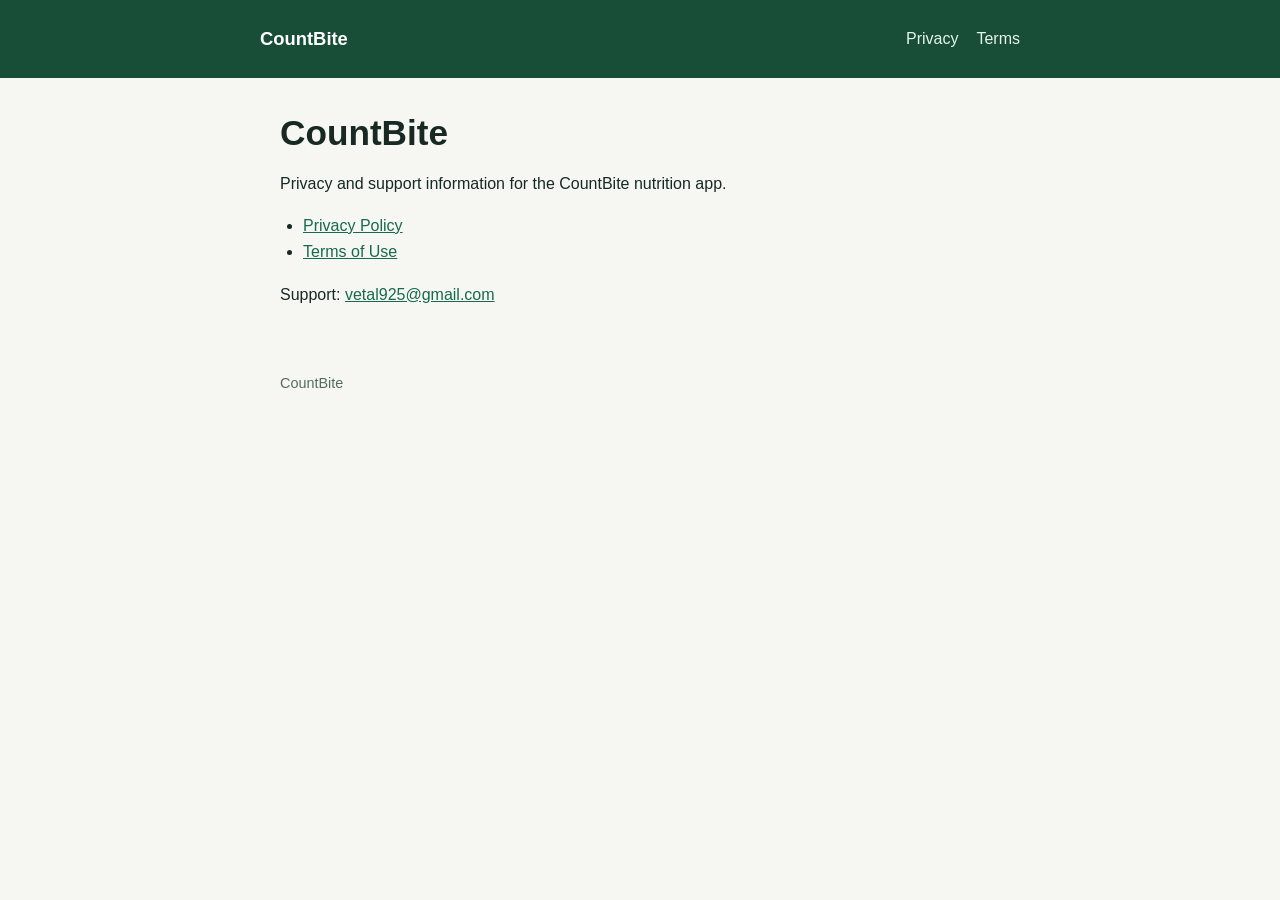
<file: index.html>
<!doctype html>
<html lang="en">
<head><meta charset="utf-8"><meta name="viewport" content="width=device-width,initial-scale=1"><title>CountBite · Legal &amp; Support</title><link rel="stylesheet" href="style.css"></head>
<body>
<header><div class="wrap"><strong>CountBite</strong><nav aria-label="Legal pages"><a href="privacy.html">Privacy</a><a href="terms.html">Terms</a></nav></div></header>
<main>
  <h1>CountBite</h1>
  <p>Privacy and support information for the CountBite nutrition app.</p>
  <ul><li><a href="privacy.html">Privacy Policy</a></li><li><a href="terms.html">Terms of Use</a></li></ul>
  <p>Support: <a href="mailto:vetal925@gmail.com">vetal925@gmail.com</a></p>
</main>
<footer>CountBite</footer>
</body></html>
</file>
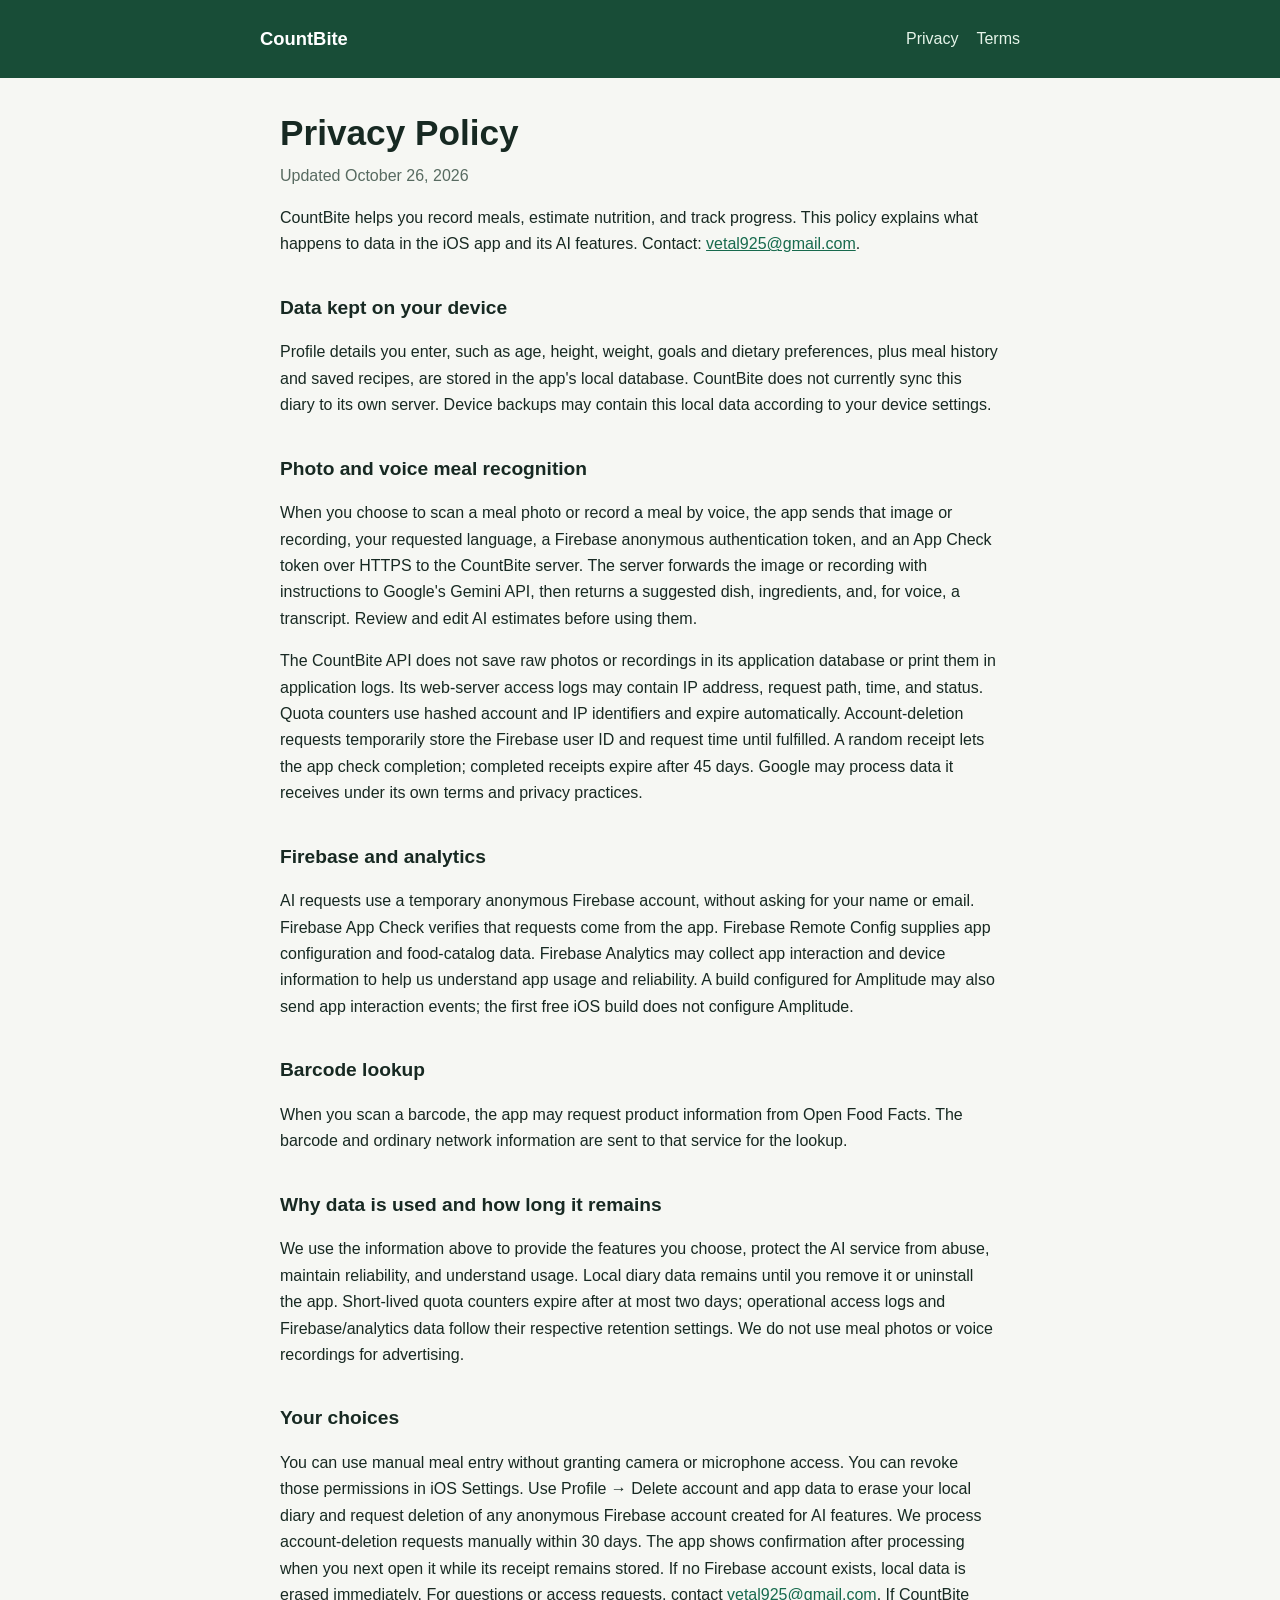
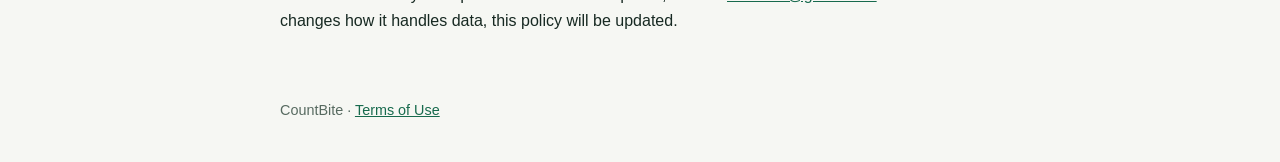
<file: privacy.html>
<!doctype html>
<html lang="en">
<head><meta charset="utf-8"><meta name="viewport" content="width=device-width,initial-scale=1"><title>Privacy Policy · CountBite</title><link rel="stylesheet" href="style.css"></head>
<body>
<header><div class="wrap"><strong>CountBite</strong><nav aria-label="Legal pages"><a href="privacy.html" aria-current="page">Privacy</a><a href="terms.html">Terms</a></nav></div></header>
<main>
  <h1>Privacy Policy</h1><p class="updated">Updated October 26, 2026</p>
  <p>CountBite helps you record meals, estimate nutrition, and track progress. This policy explains what happens to data in the iOS app and its AI features. Contact: <a href="mailto:vetal925@gmail.com">vetal925@gmail.com</a>.</p>
  <h2>Data kept on your device</h2>
  <p>Profile details you enter, such as age, height, weight, goals and dietary preferences, plus meal history and saved recipes, are stored in the app's local database. CountBite does not currently sync this diary to its own server. Device backups may contain this local data according to your device settings.</p>
  <h2>Photo and voice meal recognition</h2>
  <p>When you choose to scan a meal photo or record a meal by voice, the app sends that image or recording, your requested language, a Firebase anonymous authentication token, and an App Check token over HTTPS to the CountBite server. The server forwards the image or recording with instructions to Google's Gemini API, then returns a suggested dish, ingredients, and, for voice, a transcript. Review and edit AI estimates before using them.</p>
  <p>The CountBite API does not save raw photos or recordings in its application database or print them in application logs. Its web-server access logs may contain IP address, request path, time, and status. Quota counters use hashed account and IP identifiers and expire automatically. Account-deletion requests temporarily store the Firebase user ID and request time until fulfilled. A random receipt lets the app check completion; completed receipts expire after 45 days. Google may process data it receives under its own terms and privacy practices.</p>
  <h2>Firebase and analytics</h2>
  <p>AI requests use a temporary anonymous Firebase account, without asking for your name or email. Firebase App Check verifies that requests come from the app. Firebase Remote Config supplies app configuration and food-catalog data. Firebase Analytics may collect app interaction and device information to help us understand app usage and reliability. A build configured for Amplitude may also send app interaction events; the first free iOS build does not configure Amplitude.</p>
  <h2>Barcode lookup</h2>
  <p>When you scan a barcode, the app may request product information from Open Food Facts. The barcode and ordinary network information are sent to that service for the lookup.</p>
  <h2>Why data is used and how long it remains</h2>
  <p>We use the information above to provide the features you choose, protect the AI service from abuse, maintain reliability, and understand usage. Local diary data remains until you remove it or uninstall the app. Short-lived quota counters expire after at most two days; operational access logs and Firebase/analytics data follow their respective retention settings. We do not use meal photos or voice recordings for advertising.</p>
  <h2>Your choices</h2>
  <p>You can use manual meal entry without granting camera or microphone access. You can revoke those permissions in iOS Settings. Use Profile → Delete account and app data to erase your local diary and request deletion of any anonymous Firebase account created for AI features. We process account-deletion requests manually within 30 days. The app shows confirmation after processing when you next open it while its receipt remains stored. If no Firebase account exists, local data is erased immediately. For questions or access requests, contact <a href="mailto:vetal925@gmail.com">vetal925@gmail.com</a>. If CountBite changes how it handles data, this policy will be updated.</p>
</main>
<footer>CountBite · <a href="terms.html">Terms of Use</a></footer>
</body></html>
</file>
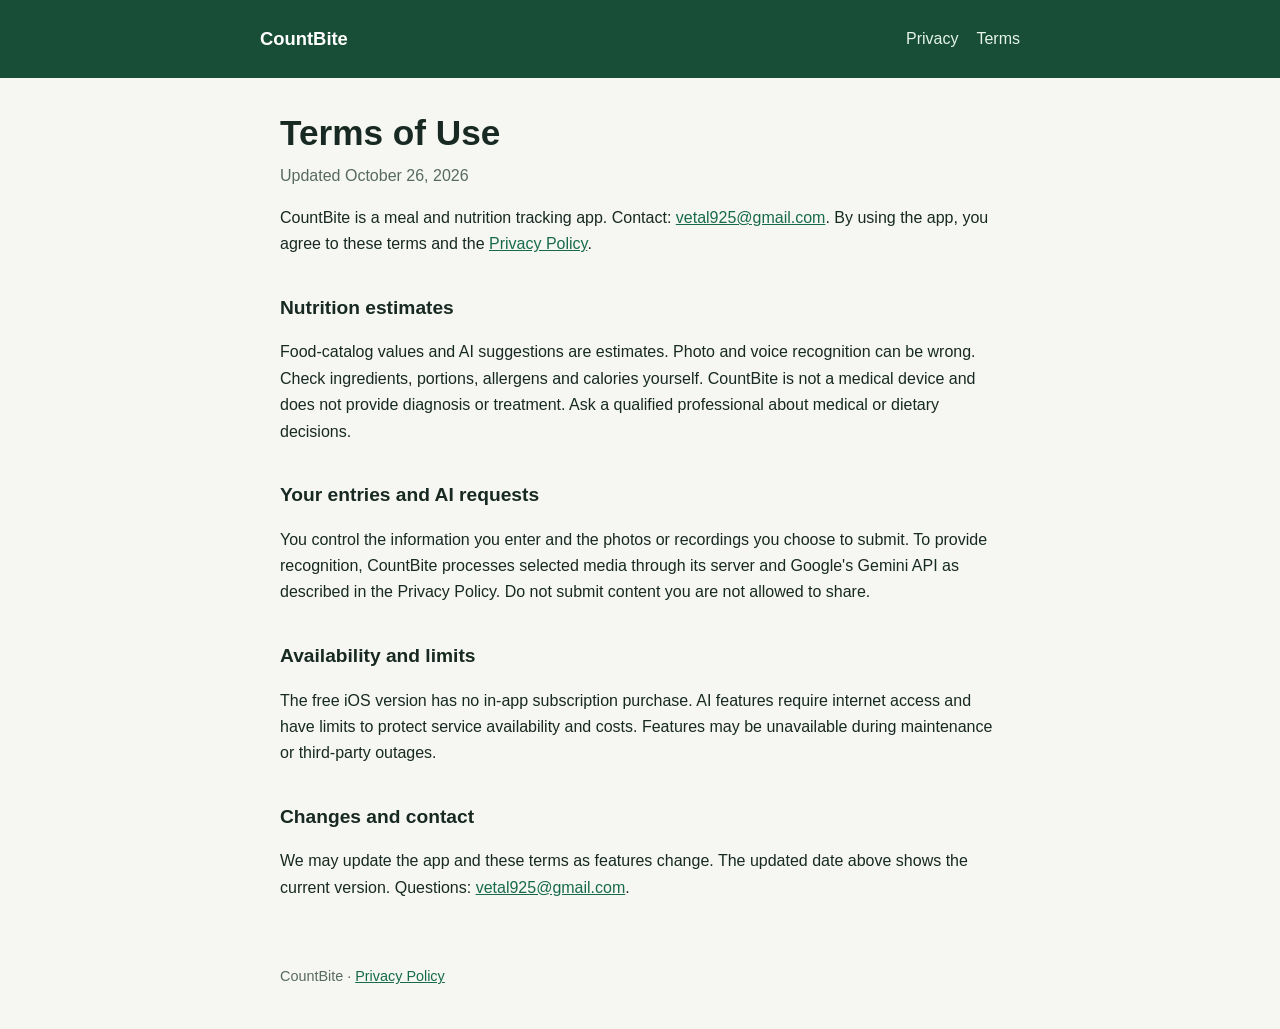
<file: terms.html>
<!doctype html>
<html lang="en">
<head><meta charset="utf-8"><meta name="viewport" content="width=device-width,initial-scale=1"><title>Terms of Use · CountBite</title><link rel="stylesheet" href="style.css"></head>
<body>
<header><div class="wrap"><strong>CountBite</strong><nav aria-label="Legal pages"><a href="privacy.html">Privacy</a><a href="terms.html" aria-current="page">Terms</a></nav></div></header>
<main>
  <h1>Terms of Use</h1><p class="updated">Updated October 26, 2026</p>
  <p>CountBite is a meal and nutrition tracking app. Contact: <a href="mailto:vetal925@gmail.com">vetal925@gmail.com</a>. By using the app, you agree to these terms and the <a href="privacy.html">Privacy Policy</a>.</p>
  <h2>Nutrition estimates</h2>
  <p>Food-catalog values and AI suggestions are estimates. Photo and voice recognition can be wrong. Check ingredients, portions, allergens and calories yourself. CountBite is not a medical device and does not provide diagnosis or treatment. Ask a qualified professional about medical or dietary decisions.</p>
  <h2>Your entries and AI requests</h2>
  <p>You control the information you enter and the photos or recordings you choose to submit. To provide recognition, CountBite processes selected media through its server and Google's Gemini API as described in the Privacy Policy. Do not submit content you are not allowed to share.</p>
  <h2>Availability and limits</h2>
  <p>The free iOS version has no in-app subscription purchase. AI features require internet access and have limits to protect service availability and costs. Features may be unavailable during maintenance or third-party outages.</p>
  <h2>Changes and contact</h2>
  <p>We may update the app and these terms as features change. The updated date above shows the current version. Questions: <a href="mailto:vetal925@gmail.com">vetal925@gmail.com</a>.</p>
</main>
<footer>CountBite · <a href="privacy.html">Privacy Policy</a></footer>
</body></html>
</file>
<file: style.css>
:root{color-scheme:light;font-family:-apple-system,BlinkMacSystemFont,"Segoe UI",sans-serif;background:#f6f7f3;color:#172922}*{box-sizing:border-box}body{margin:0;line-height:1.65}header{background:#184d37;color:#fff;padding:24px 20px}header .wrap{max-width:760px;margin:auto;display:flex;align-items:center;justify-content:space-between;gap:20px}header strong{font-size:1.15rem}nav{display:flex;gap:18px}nav a{color:#e5f4e9;text-decoration:none}nav a:hover{text-decoration:underline}main{max-width:760px;margin:34px auto 64px;padding:0 20px}h1{font-size:2.2rem;line-height:1.2;margin:0 0 8px}h2{font-size:1.2rem;margin:34px 0 8px}p,li{font-size:1rem}ul{padding-left:23px}.updated{color:#576a60;margin-top:0}.notice{background:#e6f1e8;border-left:4px solid #2d7b57;padding:14px 18px;border-radius:5px}a{color:#176a4d}footer{max-width:760px;margin:auto;padding:0 20px 40px;color:#576a60;font-size:.9rem}@media(max-width:520px){header .wrap{align-items:flex-start;flex-direction:column}nav{gap:12px}h1{font-size:1.8rem}}
</file>
